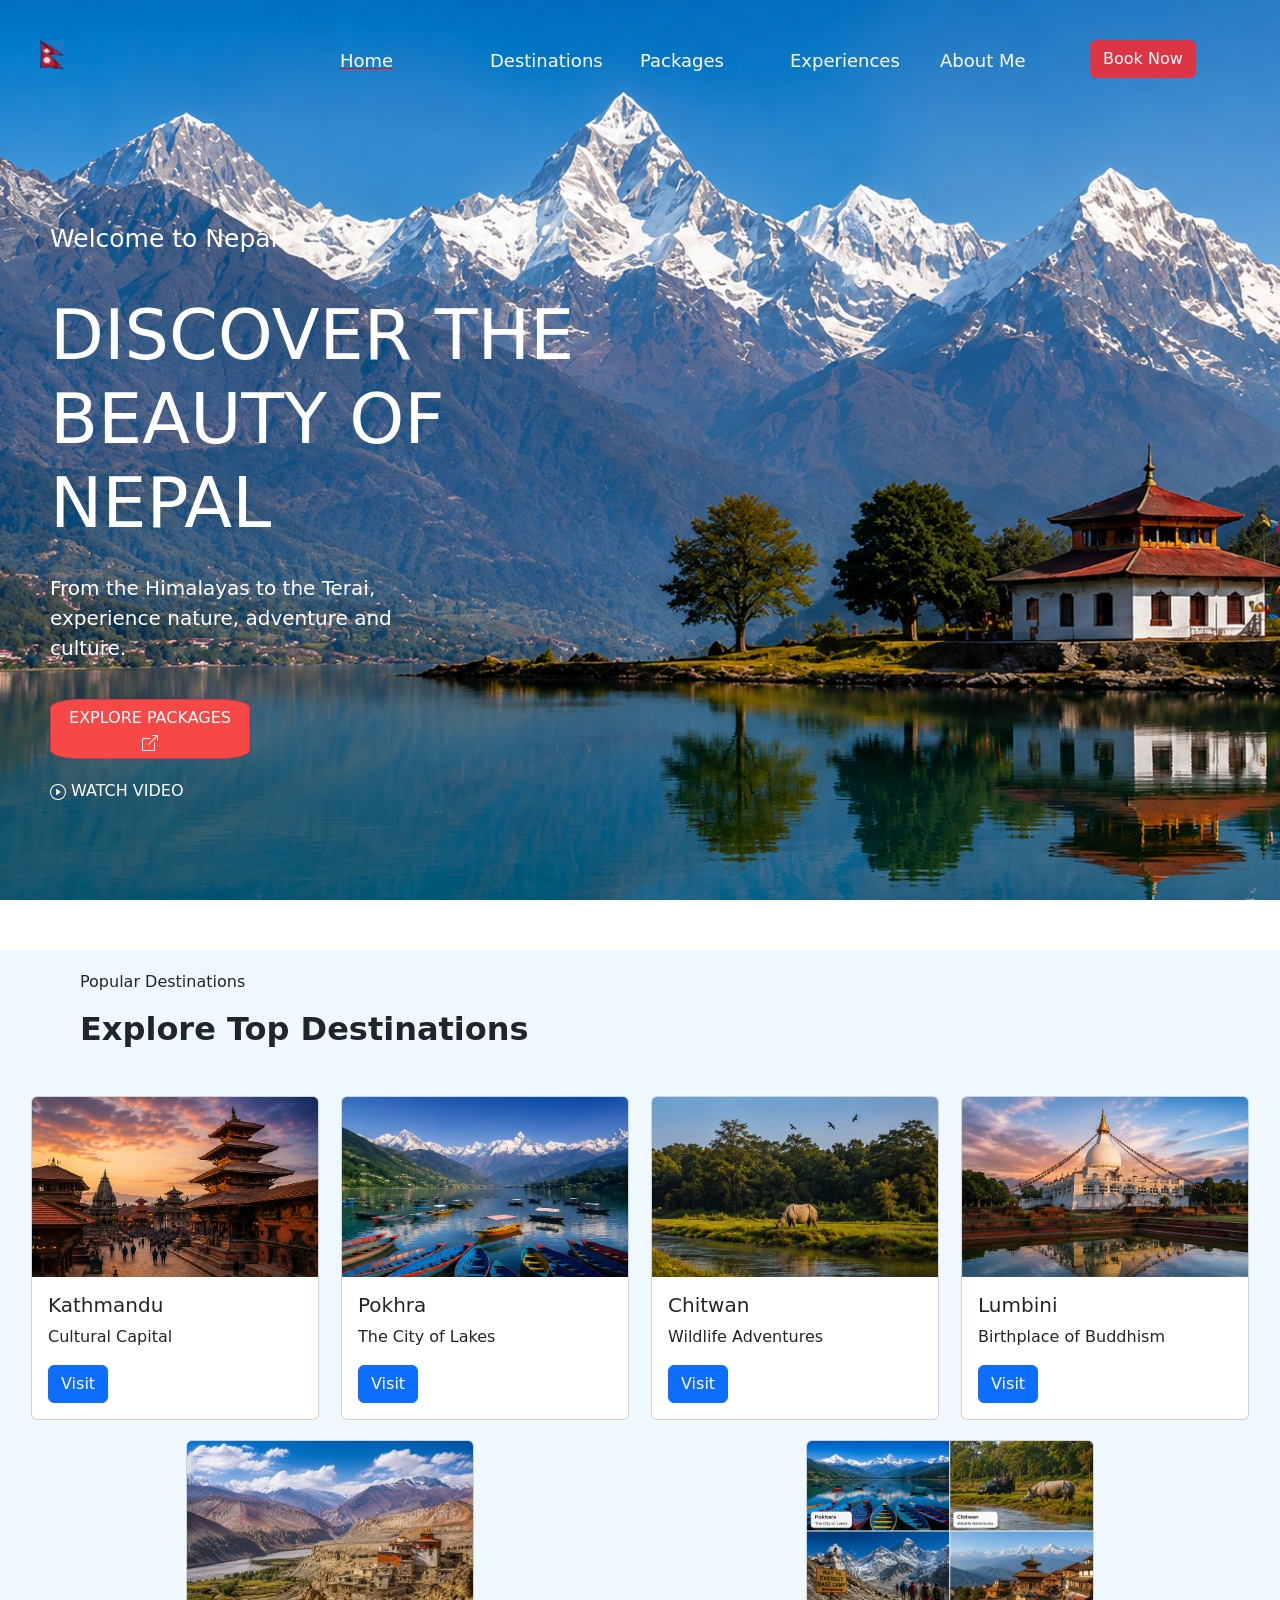
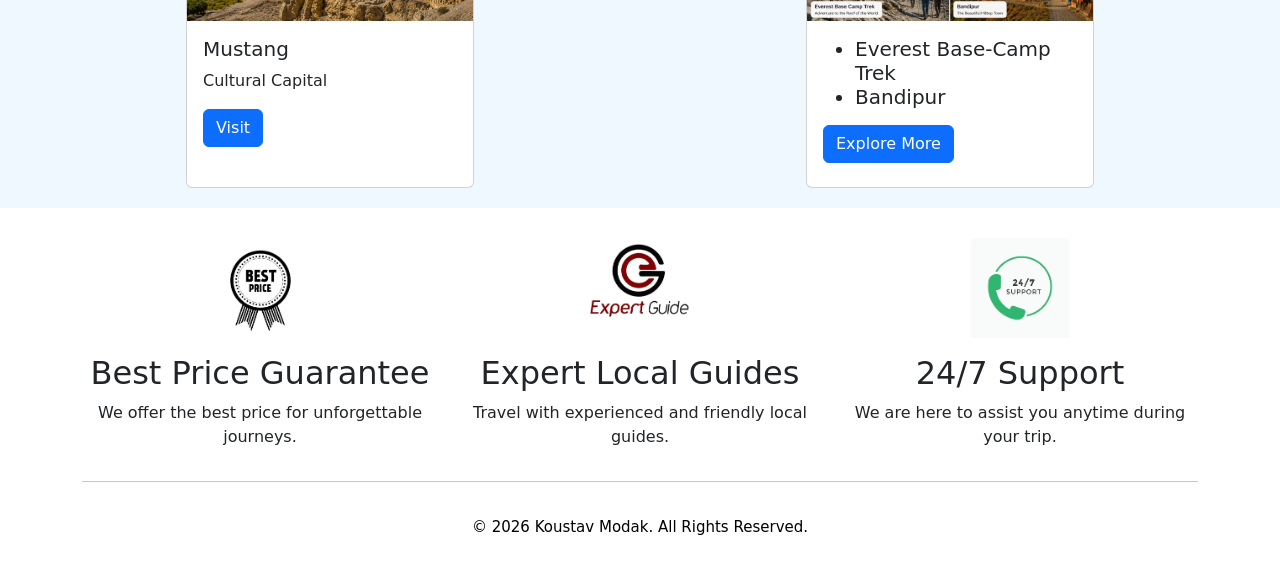
<file: index.html>
<!DOCTYPE html>
<html lang="en">
<head>
    <meta charset="UTF-8">
    <meta name="viewport" content="width=device-width, initial-scale=1.0">
    <title>Tourism</title>
    <link href="https://cdn.jsdelivr.net/npm/bootstrap@5.3.8/dist/css/bootstrap.min.css" rel="stylesheet" integrity="sha384-sRIl4kxILFvY47J16cr9ZwB07vP4J8+LH7qKQnuqkuIAvNWLzeN8tE5YBujZqJLB" crossorigin="anonymous">
    <link rel="stylesheet" href="./style/style.css">
</head>
<body>
    <section>
        <div class="box1">
            <div class="header">
                <h2 class="logo"><img src="./images/logo.png" alt="" class="logo_img" height="30px"></h2>
                <h2 class="head h2-1"><u>Home</u></h2>
                <h2 class="head h2-2"><a href="https://www.tripadvisor.in/Attractions-g293889-Activities-Nepal.html" target="_blank">Destinations</a></h2>
                <h2 class="head h2-3"><a href="https://www.tripadvisor.in/HotelsList-Nepal-All_Inclusive-Resort-zfp15920871.html" target="_blank">Packages</a></h2>
                <h2 class="head h2-4"><a href="https://milesofmylife.com/nepal-travel-experiences-inspiring-stories-from-travelers/" target="_blank">Experiences</a></h2>
                <h2 class="head h2-5"><a href="./RESUME/index.html" target="_blank">About Me</a></h2>
                <a href="https://www.makemytrip.com/holidays-international/nepal-tourism.html" target="_blank"><button type="button" class="btn btn-danger">Book Now</button></a>
            </div>
            <div class="topic">
                <p class="line _1">Welcome to Nepal</p>
                <h1 class="line _2">DISCOVER THE BEAUTY OF NEPAL</h1>
                <p class="line _3">From the Himalayas to the Terai, experience nature, adventure and culture.</p>
                <a href="https://www.makemytrip.com/holidays-international/nepal-vacation-tour-packages.html" target="_blank"><button type="button" class="btn btn-danger line _4">EXPLORE PACKAGES
                    <svg xmlns="http://www.w3.org/2000/svg" width="16" height="16" fill="currentColor" class="bi bi-box-arrow-up-right" viewBox="0 0 16 16">
                        <path fill-rule="evenodd" d="M8.636 3.5a.5.5 0 0 0-.5-.5H1.5A1.5 1.5 0 0 0 0 4.5v10A1.5 1.5 0 0 0 1.5 16h10a1.5 1.5 0 0 0 1.5-1.5V7.864a.5.5 0 0 0-1 0V14.5a.5.5 0 0 1-.5.5h-10a.5.5 0 0 1-.5-.5v-10a.5.5 0 0 1 .5-.5h6.636a.5.5 0 0 0 .5-.5"/>
                        <path fill-rule="evenodd" d="M16 .5a.5.5 0 0 0-.5-.5h-5a.5.5 0 0 0 0 1h3.793L6.146 9.146a.5.5 0 1 0 .708.708L15 1.707V5.5a.5.5 0 0 0 1 0z"/>
                    </svg>
                </button></a>
                <p class="_5">
                    <a href="https://youtu.be/6BHpR_uKAW4?si=O4PyJhaTimLznpJU" target="_blank">
                        <svg xmlns="http://www.w3.org/2000/svg" width="16" height="16" fill="currentColor" class="bi bi-play-circle" viewBox="0 0 16 16">
                            <path d="M8 15A7 7 0 1 1 8 1a7 7 0 0 1 0 14m0 1A8 8 0 1 0 8 0a8 8 0 0 0 0 16"/>
                            <path d="M6.271 5.055a.5.5 0 0 1 .52.038l3.5 2.5a.5.5 0 0 1 0 .814l-3.5 2.5A.5.5 0 0 1 6 10.5v-5a.5.5 0 0 1 .271-.445"/>
                        </svg> WATCH VIDEO
                    </a>
                </p>
            </div>
        </div>
    </section>

    <section>
        <div class="loc_tag">
            <p>Popular Destinations</p>
            <h2>Explore Top Destinations</h2>
        </div>
        <div class="locations">
            <div class="card" style="width: 18rem;">
                <img src="./images/Kathmandu.png" class="card-img-top" height="180px" alt="Kathmandu">
                <div class="card-body">
                    <h5 class="card-title">Kathmandu</h5>
                    <p class="card-text">Cultural Capital</p>
                    <a href="https://en.wikipedia.org/wiki/Kathmandu" target="_blank" class="btn btn-primary">Visit</a>
                </div>
            </div>
            <div class="card" style="width: 18rem;">
                <img src="./images/pokhra.png" class="card-img-top" height="180px" alt="Pokhra">
                <div class="card-body">
                    <h5 class="card-title">Pokhra</h5>
                    <p class="card-text">The City of Lakes</p>
                    <a href="https://en.wikipedia.org/wiki/Pokhara" target="_blank" class="btn btn-primary">Visit</a>
                </div>
            </div>
            <div class="card" style="width: 18rem;">
                <img src="./images/chitwan.png" class="card-img-top" height="180px" alt="Chitwan">
                <div class="card-body">
                    <h5 class="card-title">Chitwan</h5>
                    <p class="card-text">Wildlife Adventures</p>
                    <a href="https://en.wikipedia.org/wiki/Chitwan_National_Park" target="_blank" class="btn btn-primary">Visit</a>
                </div>
            </div>
            <div class="card" style="width: 18rem;">
                <img src="./images/lumbini.png" class="card-img-top" height="180px" alt="Lumbini">
                <div class="card-body">
                    <h5 class="card-title">Lumbini</h5>
                    <p class="card-text">Birthplace of Buddhism</p>
                    <a href="https://en.wikipedia.org/wiki/Lumbini" target="_blank" class="btn btn-primary">Visit</a>
                </div>
            </div>
            <div class="card" style="width: 18rem;">
                <img src="./images/mustang.png" class="card-img-top" height="180px" alt="Mustang">
                <div class="card-body">
                    <h5 class="card-title">Mustang</h5>
                    <p class="card-text">Cultural Capital</p>
                    <a href="https://en.wikipedia.org/wiki/Mustang_District" target="_blank" class="btn btn-primary">Visit</a>
                </div>
            </div>
            <div class="card" style="width: 18rem;">
                <img src="./images/many.png" class="card-img-top" height="180px" alt="More destinations">
                <div class="card-body">
                    <h5 class="card-title">
                        <ul>
                            <li>Everest Base-Camp Trek</li>
                            <li>Bandipur</li>
                        </ul>
                        <button class="btn btn-primary"><a href="https://www.holidify.com/country/nepal/places-to-visit.html" target="_blank">Explore More</a></button>
                    </h5>
                    <p class="card-text"></p>
                </div>
            </div>
        </div>
    </section>

    <section>
        <div class="container marketing">
            <div class="row text-center">
                <div class="col-lg-4">
                    <img src="./images/best price.webp" alt="Best Price" height="100">
                    <h2 class="fw-normal mt-3">Best Price Guarantee</h2>
                    <p>We offer the best price for unforgettable journeys.</p>
                </div>
                <div class="col-lg-4">
                    <img src="./images/eg.webp" alt="Expert Guides" height="100">
                    <h2 class="fw-normal mt-3">Expert Local Guides</h2>
                    <p>Travel with experienced and friendly local guides.</p>
                </div>
                <div class="col-lg-4">
                    <img src="./images/support.webp" alt="24/7 Support" height="100">
                    <h2 class="fw-normal mt-3">24/7 Support</h2>
                    <p>We are here to assist you anytime during your trip.</p>
                </div>
            </div>
            <hr>
        </div>
    </section>

    <section>
        <h6 class="footer">&copy; 2026 Koustav Modak. All Rights Reserved.</h6>
    </section>

    <script src="https://cdn.jsdelivr.net/npm/bootstrap@5.3.8/dist/js/bootstrap.bundle.min.js" integrity="sha384-FKyoEForCGlyvwx9Hj09JcYn3nv7wiPVlz7YYwJrWVcXK/BmnVDxM+D2scQbITxI" crossorigin="anonymous"></script>
</body>
</html>
</file>
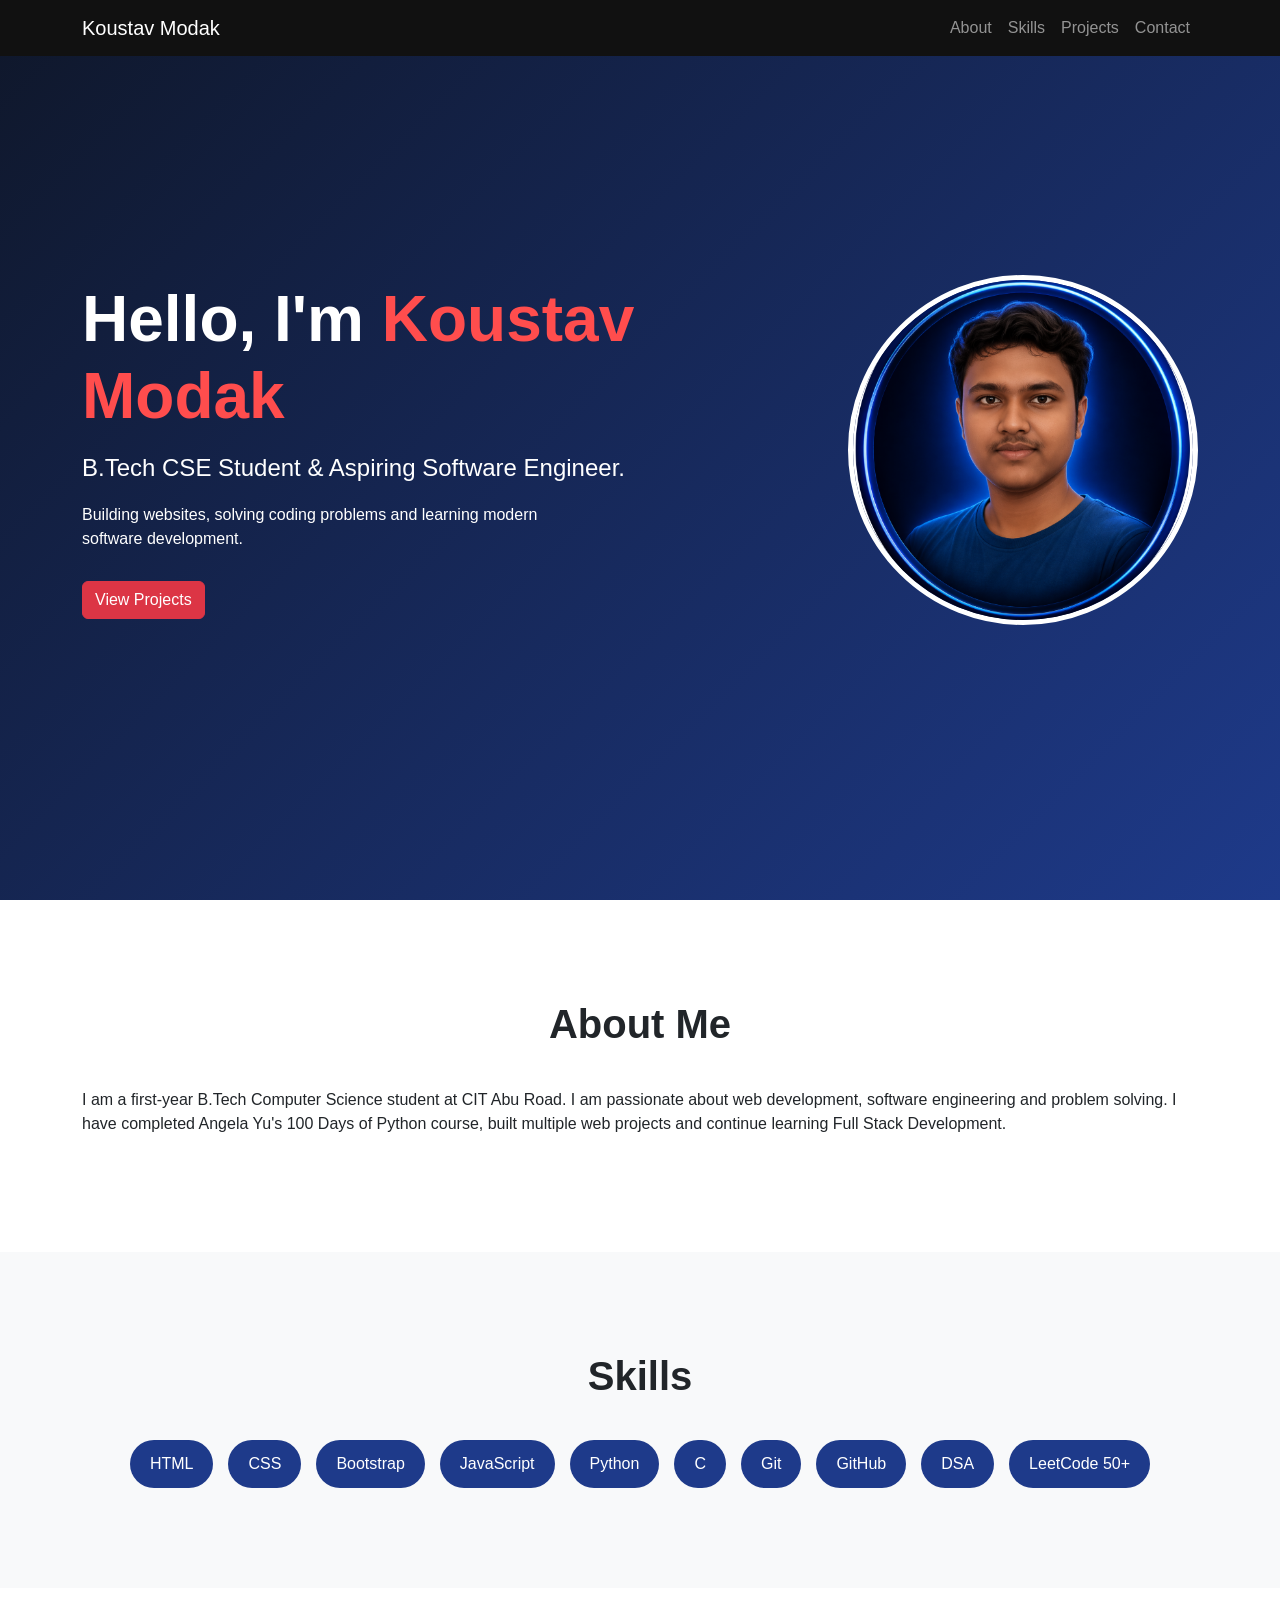
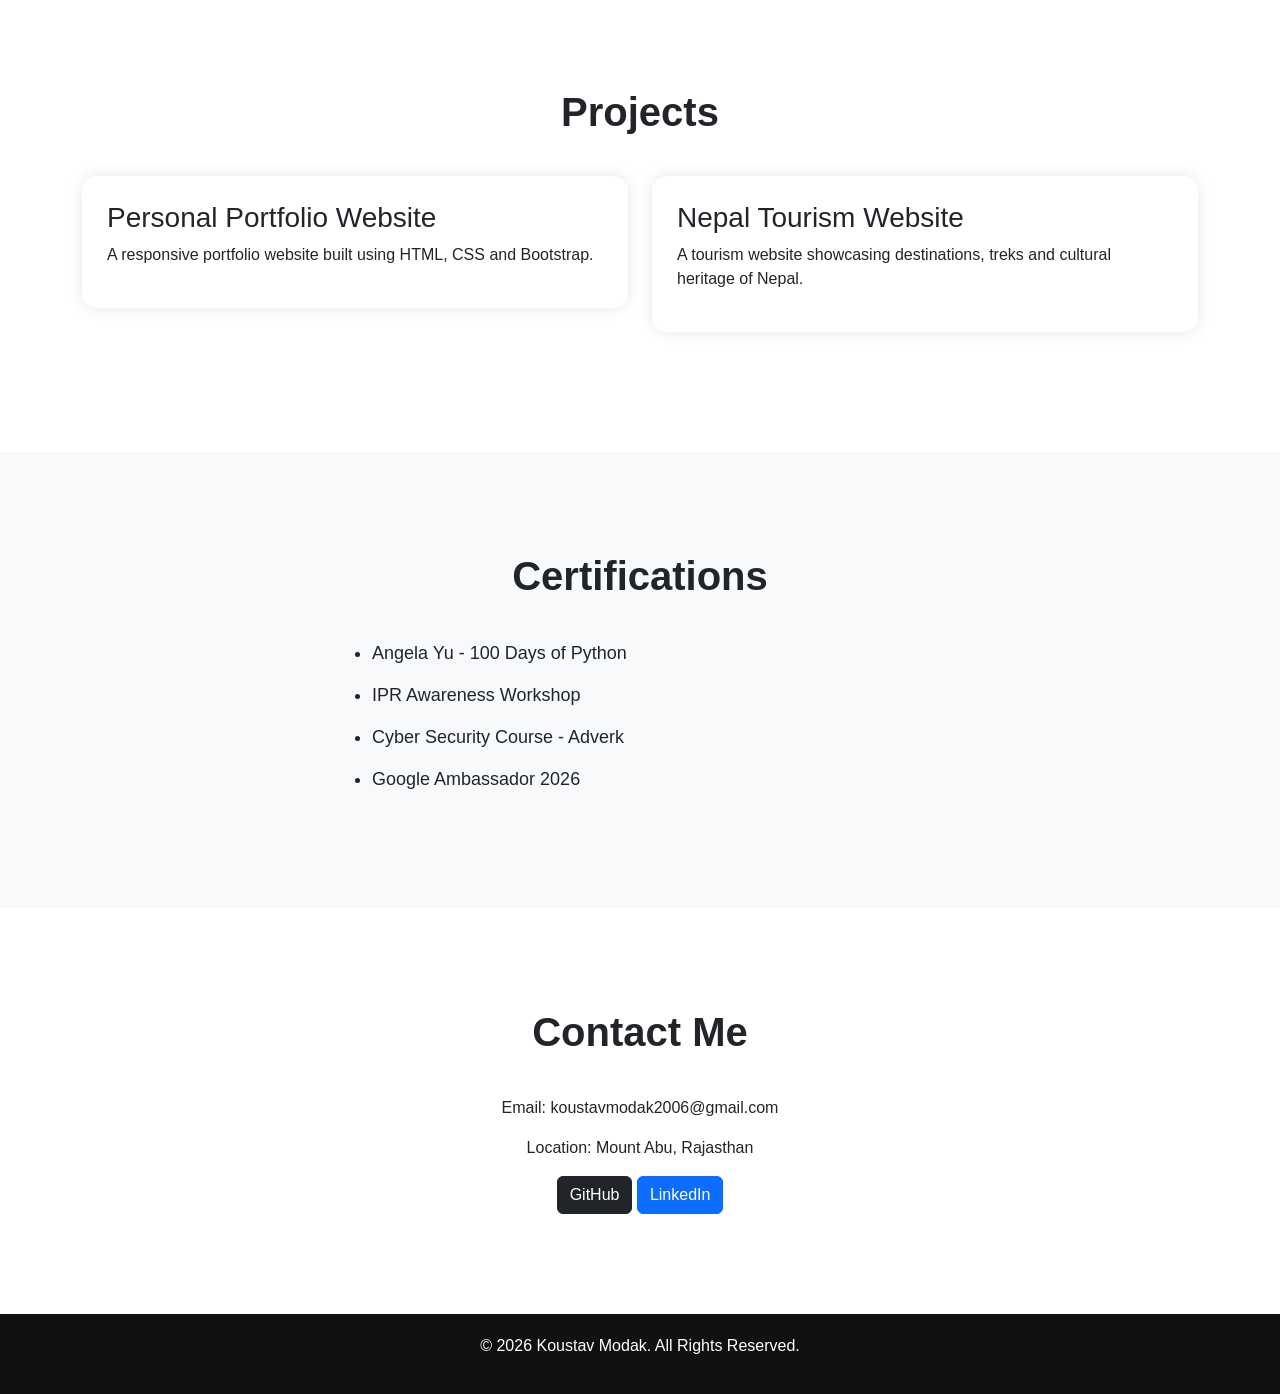
<file: RESUME/index.html>
<!DOCTYPE html>
<html lang="en">
<head>
<meta charset="UTF-8">
<meta name="viewport" content="width=device-width, initial-scale=1.0">

<title>Koustav Modak | Developer Portfolio</title>

<link href="https://cdn.jsdelivr.net/npm/bootstrap@5.3.7/dist/css/bootstrap.min.css" rel="stylesheet">
<link rel="stylesheet" href="style.css">
</head>

<body>

<nav class="navbar navbar-expand-lg navbar-dark fixed-top">
<div class="container">
<a class="navbar-brand" href="#">Koustav Modak</a>

<ul class="navbar-nav ms-auto">
<li class="nav-item"><a class="nav-link" href="#about">About</a></li>
<li class="nav-item"><a class="nav-link" href="#skills">Skills</a></li>
<li class="nav-item"><a class="nav-link" href="#projects">Projects</a></li>
<li class="nav-item"><a class="nav-link" href="#contact">Contact</a></li>
</ul>
</div>
</nav>

<section class="hero">

<div class="container hero-content">

<div class="hero-text">

<h1>Hello, I'm <span>Koustav Modak</span></h1>

<h2>B.Tech CSE Student & Aspiring Software Engineer.</h2>

<p>
Building websites, solving coding problems and learning
modern software development.
</p>

<a href="#projects" class="btn btn-danger">
View Projects
</a>

</div>

<div class="hero-image">

<img src="../images/me.png" alt="Profile Photo">

</div>

</div>

</section>

<section id="about" class="section">

<div class="container">

<h2 class="section-title">About Me</h2>

<p>
I am a first-year B.Tech Computer Science student at
CIT Abu Road. I am passionate about web development,
software engineering and problem solving.

I have completed Angela Yu's 100 Days of Python course,
built multiple web projects and continue learning
Full Stack Development.
</p>

</div>

</section>

<section id="skills" class="section bg-light">

<div class="container">

<h2 class="section-title">Skills</h2>

<div class="skills">

<span>HTML</span>
<span>CSS</span>
<span>Bootstrap</span>
<span>JavaScript</span>
<span>Python</span>
<span>C</span>
<span>Git</span>
<span>GitHub</span>
<span>DSA</span>
<span>LeetCode 50+</span>

</div>

</div>

</section>

<section id="projects" class="section">

<div class="container">

<h2 class="section-title">Projects</h2>

<div class="row">

<div class="col-md-6">

<div class="project-card">

<h3>Personal Portfolio Website</h3>

<p>
A responsive portfolio website built using
HTML, CSS and Bootstrap.
</p>

</div>

</div>

<div class="col-md-6">

<div class="project-card">

<h3>Nepal Tourism Website</h3>

<p>
A tourism website showcasing destinations,
treks and cultural heritage of Nepal.
</p>

</div>

</div>

</div>

</div>

</section>

<section class="section bg-light">

<div class="container">

<h2 class="section-title">Certifications</h2>

<ul class="cert-list">

<li>Angela Yu - 100 Days of Python</li>

<li>IPR Awareness Workshop</li>

<li>Cyber Security Course - Adverk</li>

<li>Google Ambassador 2026</li>

</ul>

</div>

</section>

<section id="contact" class="section">

<div class="container text-center">

<h2 class="section-title">Contact Me</h2>

<p>Email: koustavmodak2006@gmail.com</p>

<p>Location: Mount Abu, Rajasthan</p>

<a href="https://github.com/koustavmodak2006-jpg/" target="_blank" class="btn btn-dark">
GitHub
</a>

<a href="https://www.linkedin.com/in/koustav-modak-79b941368/" target="_blank" class="btn btn-primary">
LinkedIn
</a>

</div>

</section>

<footer>

<p>© 2026 Koustav Modak. All Rights Reserved.</p>

</footer>

</body>
</html>
</file>
<file: style/style.css>
* {
    margin: 0px;
    box-sizing: border-box;
}

.box1 {
    background-image: url("../images/bg.png");
    background-size: cover;
    background-position: center;
    width: 100%;
    min-height: 100vh;
}

/* ── HEADER ── */
.header {
    display: grid;
    color: white;
    grid-template-rows: auto;
    grid-template-columns: repeat(8, 1fr);
    padding: 40px;
}

.header > * {
    font-size: 18px;
}

.logo     { grid-area: 1/1/2/3; }
.h2-1     { grid-area: 1/3/2/4; }
.h2-1 u{
    text-decoration: underline;
    text-decoration-color: red;
}
.h2-2     { grid-area: 1/4/2/5; }
.h2-3     { grid-area: 1/5/2/6; }
.h2-4     { grid-area: 1/6/2/7; }
.h2-5     { grid-area: 1/7/2/8; }
.h2-8 {
    grid-area: 1/8/2/9;
    background-color: rgb(247, 72, 72);
    padding-top: 0px;
    width: 100px;
    border-radius: 10%;
    color: white;
}

.head {
    padding-top: 10px;
}

/* ── TOPIC SECTION ── */
.topic {
    display: grid;
    grid-template-columns: 1fr;
    padding-left: 50px;
    color: white;
    gap: 20px;
    padding-bottom: 60px;
}

._1 {
    padding-top: 100px;
    grid-area: 1/1/2/2;
    font-size: 25px;
}

._2 {
    grid-area: 2/1/3/2;
    font-size: 70px;
    width: 600px;
    max-width: 100%;
}

._3 {
    grid-area: 3/1/4/2;
    font-size: 20px;
    width: 380px;
    max-width: 100%;
}

._4 {
    grid-area: 4/1/5/2;
    width: 200px;
    color: white;
    height: 60px;
    border-radius: 15%;
    background-color: rgb(247, 72, 72);
}

._5 { grid-area: 5/1/6/2; }

a{
    text-decoration: none;
    color: white;
}

/* ── LOCATIONS ── */
.locations {
    display: flex;
    flex-wrap: wrap;
    background-color: aliceblue;
    min-height: 54vh;
    padding: 20px 30px;
    justify-content: space-around;
    gap: 20px;
}
.loc_tag{
    background-color: aliceblue;
    margin-top: 50px;
    padding: 20px 80px;
}
.loc_tag>h2{
    font-weight: 900;
}

.fw-light           { font-size: 20px; }
.text-body-secondary{ font-size: 40px; }
.text-center        { margin-top: 30px; }

/* ── FOOTER ── */
.footer {
    color: black;
    font-size: 15px;
    text-align: center;
    padding: 20px;
}


/* ════════════════════════════════
   TABLET  (max-width: 992px)
════════════════════════════════ */
@media (max-width: 992px) {

    /* Header becomes a flex row that wraps */
    .header {
        display: flex;
        flex-wrap: wrap;
        align-items: center;
        gap: 15px;
        padding: 20px;
    }

    .logo { flex: 0 0 100%; }   /* logo on its own row */

    .h2-1, .h2-2, .h2-3, .h2-4,
    .h2-5, .h2-6, .h2-7, .h2-8 {
        flex: 0 0 auto;
    }

    .h2-8 { width: auto; padding: 4px 12px; }

    /* Topic text scales down */
    ._2 { font-size: 48px; width: 100%; }
    ._3 { font-size: 17px; width: 100%; }
    ._1 { padding-top: 60px; }

    .topic { padding-left: 30px; gap: 25px; }

    /* Locations stack nicely */
    .locations { flex-direction: column; align-items: center; }
    .text-body-secondary { font-size: 28px; }
}

/* ════════════════════════════════
   MOBILE  (max-width: 576px)
════════════════════════════════ */
@media (max-width: 576px) {

    /* Header: logo + hamburger-style stacked links */
    .header {
        flex-direction: column;
        align-items: flex-start;
        padding: 16px;
        gap: 15px;
    }
    .head a{
        color: #ffff04;
        font-size: 18px;
    }

    .header > * { font-size: 15px; }
    .logo { font-size: 20px; }

    .h2-8 { width: 90px; font-size: 13px; }

    /* Topic */
    .topic { padding-left: 16px; padding-right: 16px; gap: 25px; }
    ._1 { padding-top: 40px; font-size: 18px; }
    ._2 { font-size: 32px; width: 100%; }
    ._3 { font-size: 15px; width: 100%; }
    ._4 { width: 160px; font-size: 14px; }

    /* Locations */
    .locations {
        margin-top: 30px;
        padding: 16px;
    }

    .fw-light            { font-size: 16px; }
    .text-body-secondary { font-size: 22px; }
    .text-center         { margin-top: 16px; }
}
</file>
<file: RESUME/style.css>
*{
margin:0;
padding:0;
box-sizing:border-box;
}

html{
scroll-behavior:smooth;
}

body{
font-family:Arial, sans-serif;
}

.navbar{
background:#111;
}

.hero{
min-height:100vh;
display:flex;
align-items:center;
background:linear-gradient(
135deg,
#0f172a,
#1e3a8a
);
color:white;
}

.hero-content{
display:flex;
justify-content:space-between;
align-items:center;
gap:50px;
}

.hero-text h1{
font-size:4rem;
font-weight:bold;
}

.hero-text span{
color:#ff4d4d;
}

.hero-text h2{
margin:20px 0;
font-size:1.5rem;
}

.hero-text p{
margin-bottom:30px;
max-width:500px;
}

.hero-image img{
width:350px;
height:350px;
object-fit:cover;
border-radius:50%;
border:5px solid white;
}

.section{
padding:100px 0;
}

.section-title{
text-align:center;
margin-bottom:40px;
font-size:2.5rem;
font-weight:bold;
}

.skills{
display:flex;
flex-wrap:wrap;
gap:15px;
justify-content:center;
}

.skills span{
background:#1e3a8a;
color:white;
padding:12px 20px;
border-radius:25px;
}

.project-card{
padding:25px;
border-radius:15px;
box-shadow:0 0 15px rgba(0,0,0,.1);
margin-bottom:20px;
transition:.3s;
}

.project-card:hover{
transform:translateY(-8px);
}

.cert-list{
max-width:600px;
margin:auto;
}

.cert-list li{
margin:15px 0;
font-size:18px;
}

footer{
background:#111;
color:white;
text-align:center;
padding:20px;
}

@media(max-width:768px){

.hero-content{
flex-direction:column;
text-align:center;
}

.hero-text h1{
font-size:2.8rem;
}

.hero-image img{
width:250px;
height:250px;
}

}
</file>
